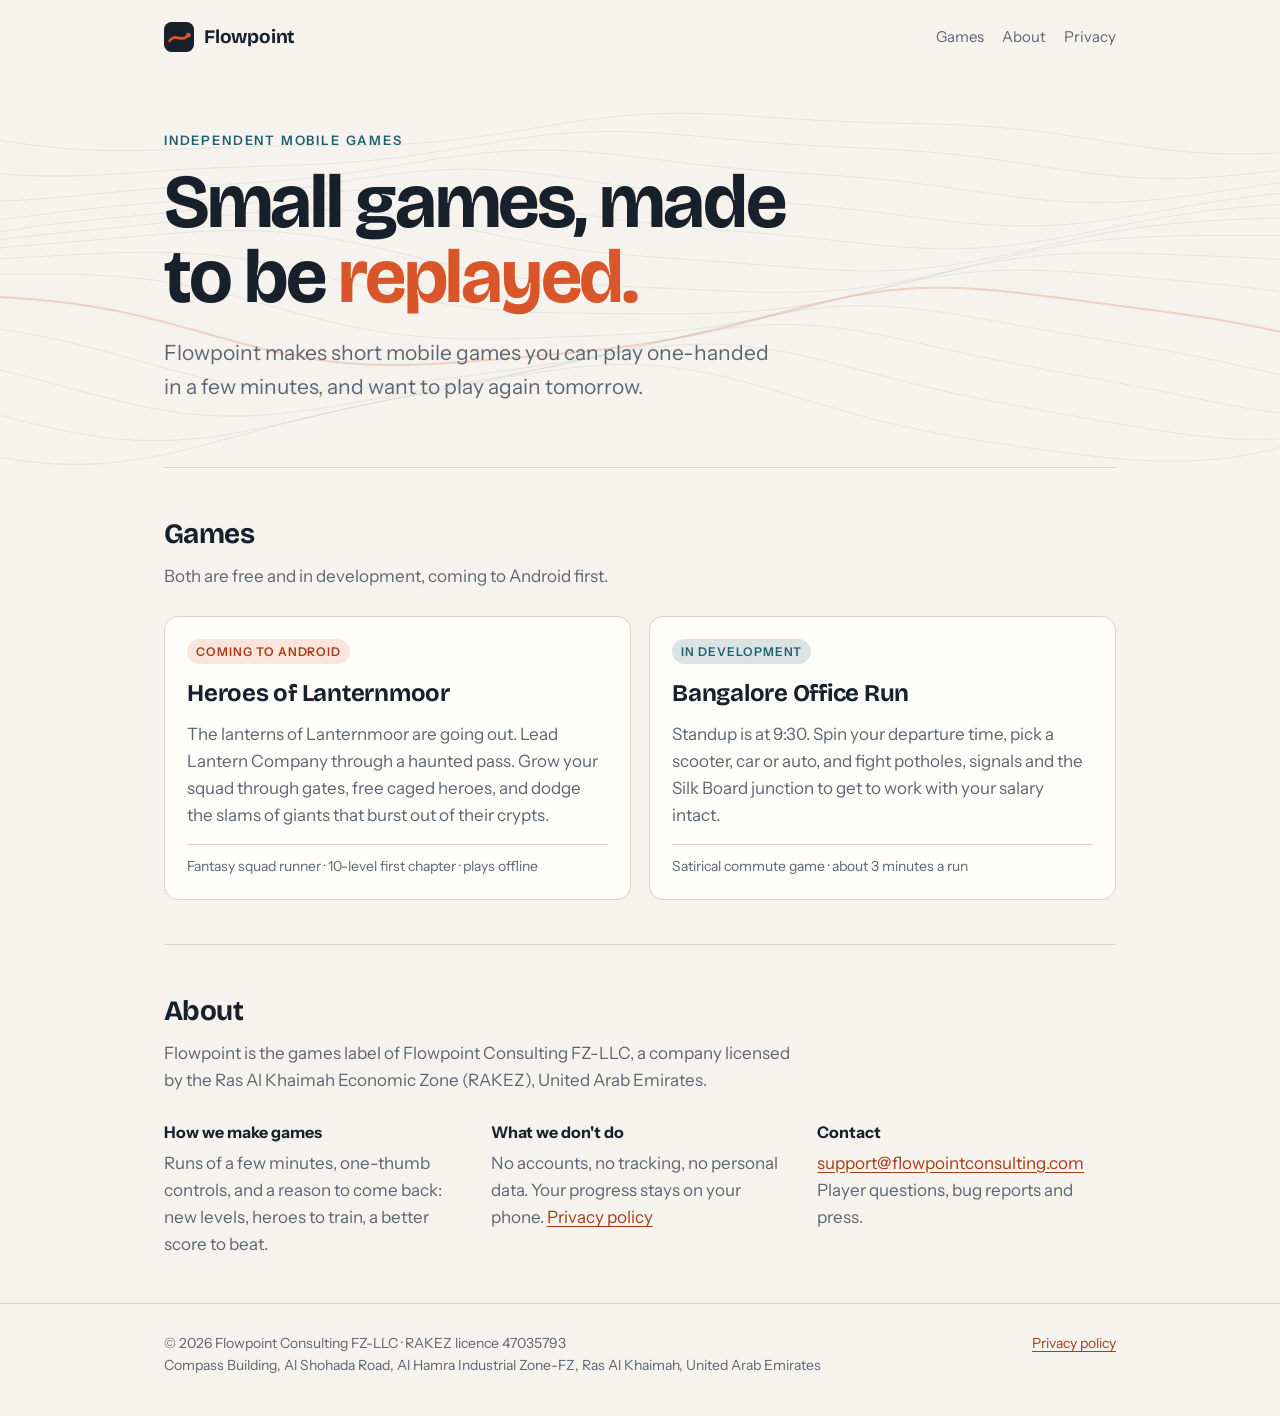
<file: index.html>
<!doctype html>
<html lang="en">
<head>
<meta charset="utf-8">
<meta name="viewport" content="width=device-width,initial-scale=1,viewport-fit=cover">
<title>Flowpoint Games</title>
<meta name="description" content="Flowpoint is an independent mobile games publisher. Our games: Heroes of Lanternmoor and Bangalore Office Run.">
<link rel="preconnect" href="https://fonts.googleapis.com"><link rel="preconnect" href="https://fonts.gstatic.com" crossorigin>
<link rel="stylesheet" href="https://fonts.googleapis.com/css2?family=Bricolage+Grotesque:opsz,wght@12..96,600;12..96,700&family=Instrument+Sans:wght@400;600&display=swap">
<link rel="stylesheet" href="style.css">
<link rel="icon" href="data:image/svg+xml,%3Csvg xmlns='http://www.w3.org/2000/svg' viewBox='0 0 32 32'%3E%3Crect width='32' height='32' rx='8' fill='%2318202b'/%3E%3Cpath d='M6 20c6-9 12 3 20-6' stroke='%23d9562b' stroke-width='3' fill='none' stroke-linecap='round'/%3E%3Ccircle cx='26' cy='14' r='2.5' fill='%23d9562b'/%3E%3C/svg%3E">
</head>
<body>
<div class="wrap">
  <header class="top">
    <a class="mark" href="./" aria-label="Flowpoint home">
      <svg width="30" height="30" viewBox="0 0 32 32" aria-hidden="true"><rect width="32" height="32" rx="8" fill="currentColor"/><path d="M6 20c6-9 12 3 20-6" stroke="#d9562b" stroke-width="3" fill="none" stroke-linecap="round"/><circle cx="26" cy="14" r="2.5" fill="#d9562b"/></svg>
      Flowpoint
    </a>
    <nav><a href="#games">Games</a><a class="opt" href="#about">About</a><a href="privacy.html">Privacy</a></nav>
  </header>
</div>

<div class="hero">
  <canvas id="flow" aria-hidden="true"></canvas>
  <div class="wrap inner">
    <p class="kicker">Independent mobile games</p>
    <h1>Small games, made to be <em>replayed.</em></h1>
    <p class="lead">Flowpoint makes short mobile games you can play one-handed in a few minutes, and want to play again tomorrow.</p>
  </div>
</div>

<div class="wrap">
  <section id="games">
    <h2>Games</h2>
    <p class="sub">Both are free and in development, coming to Android first.</p>
    <div class="games">
      <article class="game">
        <span class="tag">Coming to Android</span>
        <h3>Heroes of Lanternmoor</h3>
        <p>The lanterns of Lanternmoor are going out. Lead Lantern Company through a haunted pass. Grow your squad through gates, free caged heroes, and dodge the slams of giants that burst out of their crypts.</p>
        <p class="facts">Fantasy squad runner · 10-level first chapter · plays offline</p>
      </article>
      <article class="game">
        <span class="tag dev">In development</span>
        <h3>Bangalore Office Run</h3>
        <p>Standup is at 9:30. Spin your departure time, pick a scooter, car or auto, and fight potholes, signals and the Silk Board junction to get to work with your salary intact.</p>
        <p class="facts">Satirical commute game · about 3 minutes a run</p>
      </article>
    </div>
  </section>

  <section id="about">
    <h2>About</h2>
    <p class="sub">Flowpoint is the games label of Flowpoint Consulting FZ-LLC, a company licensed by the Ras Al Khaimah Economic Zone (RAKEZ), United Arab Emirates.</p>
    <div class="cols">
      <div><h3>How we make games</h3><p>Runs of a few minutes, one-thumb controls, and a reason to come back: new levels, heroes to train, a better score to beat.</p></div>
      <div><h3>What we don't do</h3><p>No accounts, no tracking, no personal data. Your progress stays on your phone. <a href="privacy.html">Privacy policy</a></p></div>
      <div><h3>Contact</h3><p><a href="mailto:support@flowpointconsulting.com">support@flowpointconsulting.com</a><br>Player questions, bug reports and press.</p></div>
    </div>
  </section>
</div>

<footer><div class="wrap"><span>© 2026 Flowpoint Consulting FZ-LLC · RAKEZ licence 47035793<br>Compass Building, Al Shohada Road, Al Hamra Industrial Zone-FZ, Ras Al Khaimah, United Arab Emirates</span><span><a href="privacy.html">Privacy policy</a></span></div></footer>

<script>
// Hero background: slow drifting flow lines, the company's mark at scale. Static frame when motion is reduced.
(()=>{const c=document.getElementById('flow');if(!c)return;const g=c.getContext('2d');let w,h,t=0;const dpr=Math.min(2,devicePixelRatio||1);
  const dark=matchMedia('(prefers-color-scheme: dark)').matches,reduce=matchMedia('(prefers-reduced-motion: reduce)').matches;
  function size(){w=c.clientWidth;h=c.clientHeight;c.width=w*dpr;c.height=h*dpr;g.setTransform(dpr,0,0,dpr,0,0);}
  function draw(){g.clearRect(0,0,w,h);for(let i=0;i<14;i++){g.beginPath();const y0=h*(.15+i*.055),amp=18+i*2.2,ph=i*.55+t;
      for(let x=0;x<=w;x+=8){const y=y0+Math.sin(x/170+ph)*amp+Math.sin(x/61+ph*1.7)*4;x?g.lineTo(x,y):g.moveTo(x,y);}
      g.strokeStyle=i===9?(dark?'rgba(255,122,69,.4)':'rgba(217,86,43,.38)'):(dark?'rgba(111,183,204,.18)':'rgba(31,95,115,.16)');g.lineWidth=i===9?2:1;g.stroke();}
    if(!reduce){t+=.004;requestAnimationFrame(draw);}}
  size();addEventListener('resize',size);draw();})();
</script>
</body>
</html>
</file>
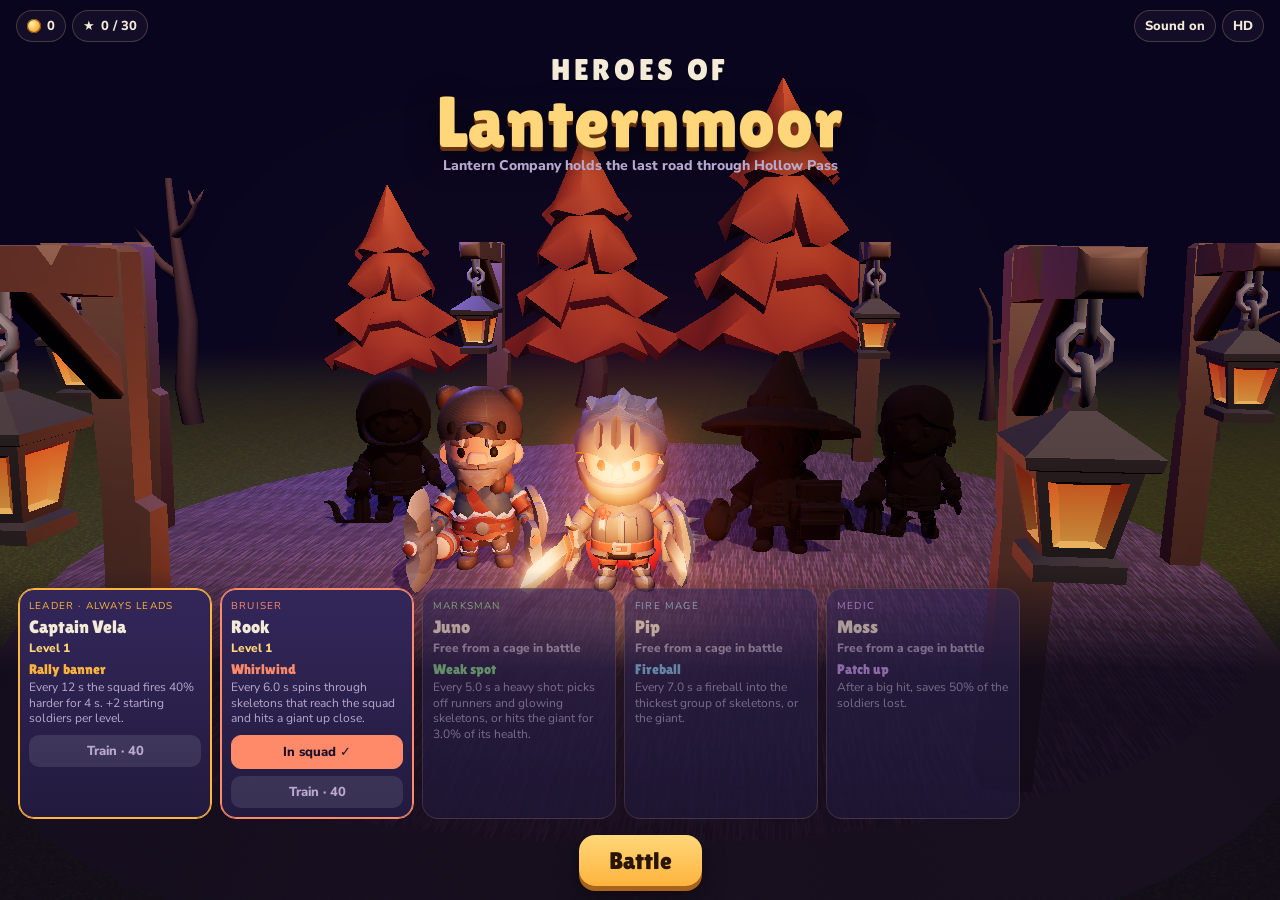
<file: lanternmoor/index.html>
<!doctype html>
<html lang="en"><head><meta charset="utf-8"><meta name="robots" content="noindex, nofollow">
<meta name="viewport" content="width=device-width,initial-scale=1,maximum-scale=1,user-scalable=no,viewport-fit=cover">
<meta name="theme-color" content="#16112a">
<style>
@font-face{font-family:"Lilita One";src:url(fonts/lilita-one.woff2) format("woff2");font-weight:400;font-display:block}
@font-face{font-family:"Nunito";src:url(fonts/nunito-sans-latin-400-normal.woff2) format("woff2");font-weight:400 700;font-display:swap}
@font-face{font-family:"Nunito";src:url(fonts/nunito-sans-latin-800-normal.woff2) format("woff2");font-weight:800 900;font-display:swap}
[hidden]{display:none!important}body{margin:0}
:root{padding-top:env(safe-area-inset-top,0px);padding-bottom:env(safe-area-inset-bottom,0px)}
*{-webkit-tap-highlight-color:transparent;-webkit-touch-callout:none}
</style>
<title>Heroes of Lanternmoor</title>
<meta name="claude:viewport-fit-sides" content="cover">
<style>
/* Layout: full-bleed WebGL stage; HUD chips pinned to safe-area corners; lobby = hero lineup on stage with a card rail at the bottom. Single dark look by choice (dusk graveyard). */
:root{
  --night:#16112a; --dusk:#2a2048; --panel:rgba(22,17,42,.82); --line:rgba(255,214,140,.22);
  --lamp:#ffb43d; --lamp-hi:#ffd77a; --bone:#f3ead8; --mute:#b7a9cf; --danger:#ff5a4a; --heal:#8fe39a; --ice:#8fd0ff;
  --display:"Lilita One","Arial Rounded MT Bold",system-ui,sans-serif; --body:"Nunito",system-ui,sans-serif;
  color-scheme:dark;
}
html,body{height:100%}
body{background:var(--night);color:var(--bone);font-family:var(--body);overflow:hidden;-webkit-user-select:none;user-select:none;touch-action:none}
#stage{position:fixed;inset:0}
#view{width:100%;height:100%;display:block}
button{font-family:var(--body);font-weight:900;cursor:pointer;color:inherit}
button:focus-visible{outline:3px solid var(--lamp-hi);outline-offset:2px}
.chip{background:var(--panel);border:1px solid var(--line);border-radius:999px;padding:6px 12px;font-weight:900;backdrop-filter:blur(6px);display:inline-flex;align-items:center;gap:6px;font-variant-numeric:tabular-nums}
.coin{width:14px;height:14px;border-radius:50%;background:radial-gradient(circle at 35% 35%,#fff2b0,var(--lamp) 55%,#b8741a);box-shadow:0 0 0 1px #7a4a10 inset;flex:none}
.top{position:fixed;left:0;right:0;top:0;display:flex;gap:8px;align-items:center;justify-content:space-between;
  padding-top:calc(10px + env(safe-area-inset-top,0px));padding-left:max(16px,env(safe-area-inset-left,0px));padding-right:max(16px,env(safe-area-inset-right,0px));pointer-events:none}
.top>*{pointer-events:auto}
.top .row{flex-wrap:nowrap;gap:6px}.top .chip,.top .ghost{font-size:13px;padding:6px 10px}
.ghost{background:var(--panel);border:1px solid var(--line);border-radius:999px;padding:7px 12px;font-size:13px}
/* ---- run HUD ---- */
#prog{position:fixed;top:0;left:0;height:3px;background:linear-gradient(90deg,var(--lamp),var(--lamp-hi));width:0;top:env(safe-area-inset-top,0px)}
#bossbar{position:fixed;left:50%;transform:translateX(-50%);top:calc(56px + env(safe-area-inset-top,0px));width:min(420px,calc(100% - 32px));text-align:center}
#bossname{font-family:var(--display);font-size:18px;letter-spacing:.02em;text-shadow:0 2px 0 #000a}
.bar{height:12px;border-radius:7px;background:#0008;border:1px solid #ffffff30;overflow:hidden;margin-top:4px}
#bossfill{height:100%;width:100%;background:linear-gradient(90deg,#ff7a3a,var(--danger));transition:width .15s}
#bossfill.sealed{background:repeating-linear-gradient(135deg,#9a90b0 0 8px,#7a7090 8px 16px)}
#count{position:fixed;transform:translate(-50%,-100%);pointer-events:none;background:var(--panel);border:2px solid var(--lamp);border-radius:12px;padding:2px 10px;font-family:var(--display);font-size:22px;color:var(--bone);font-variant-numeric:tabular-nums}
#count::after{content:"";position:absolute;left:50%;bottom:-7px;transform:translateX(-50%);border:6px solid transparent;border-top-color:var(--lamp);border-bottom:0}
#pops{position:fixed;left:0;right:0;top:34%;display:grid;justify-items:center;pointer-events:none}
.pop{grid-area:1/1;font-family:var(--display);font-size:clamp(34px,9vw,56px);-webkit-text-stroke:2px #1a0f2a;paint-order:stroke;animation:pop 1.1s ease-out forwards}
.pop.good{color:var(--lamp-hi)}.pop.bad{color:var(--danger)}
.abcall{position:fixed;transform:translate(-50%,-100%);font-family:var(--display);font-size:22px;white-space:nowrap;-webkit-text-stroke:2px #1a0f2a;paint-order:stroke;pointer-events:none;text-shadow:0 0 12px currentColor}
@keyframes pop{0%{transform:scale(.4);opacity:0}15%{transform:scale(1.15);opacity:1}30%{transform:scale(1)}100%{transform:translateY(-60px);opacity:0}}
#dodge{position:fixed;left:50%;bottom:calc(120px + env(safe-area-inset-bottom,0px));transform:translateX(-50%);font-family:var(--display);font-size:24px;color:var(--bone);text-shadow:0 2px 0 #000;display:flex;gap:10px;align-items:center;animation:nudge 1s ease-in-out infinite;pointer-events:none}
@keyframes nudge{50%{transform:translateX(calc(-50% + 14px))}}
#bark{position:fixed;left:max(16px,env(safe-area-inset-left,0px));bottom:calc(20px + env(safe-area-inset-bottom,0px));max-width:min(360px,calc(100% - 32px));display:flex;gap:10px;align-items:center;background:var(--panel);border:1px solid var(--line);border-radius:16px;padding:8px 14px 8px 8px;pointer-events:none}
#bark.in{animation:barkin .3s ease-out}
@keyframes barkin{from{transform:translateY(20px);opacity:0}}
.face{width:40px;height:40px;border-radius:12px;flex:none;display:grid;place-items:center;font-family:var(--display);font-size:20px;color:#1a0f2a}
[data-who=vela]{--hc:var(--lamp)}[data-who=rook]{--hc:#ff8a6a}[data-who=juno]{--hc:var(--heal)}[data-who=pip]{--hc:var(--ice)}[data-who=moss]{--hc:#d7a8ff}[data-who=all]{--hc:var(--mute)}
.face{background:var(--hc,var(--lamp))}
#barkName{font-family:var(--display);font-size:14px;color:var(--lamp-hi);display:block}
#barkText{font-weight:800;font-size:14px;line-height:1.25}
/* ---- overlays ---- */
.veil{position:fixed;inset:0;display:grid;place-items:center;background:rgba(12,8,24,.55);backdrop-filter:blur(3px);padding:calc(16px + env(safe-area-inset-top,0px)) max(16px,env(safe-area-inset-right,0px)) calc(16px + env(safe-area-inset-bottom,0px)) max(16px,env(safe-area-inset-left,0px))}
.sheet{display:grid;gap:14px;justify-items:center;text-align:center;width:min(560px,100%)}
h2{font-family:var(--display);font-weight:400;font-size:clamp(28px,7vw,40px);margin:0;line-height:1.05;text-wrap:balance;text-shadow:0 3px 0 #0008}
.kick{font-size:12px;letter-spacing:.14em;text-transform:uppercase;color:var(--mute);font-weight:900}
#pickCards{display:grid;grid-template-columns:repeat(3,minmax(0,1fr));gap:10px;width:100%}
@media (max-width:520px){#pickCards{grid-template-columns:1fr}}
.skill{background:linear-gradient(180deg,#3a2c60,#241a40);border:2px solid var(--line);border-radius:18px;padding:14px 12px;display:grid;gap:6px;text-align:left;transition:transform .12s,border-color .12s}
.skill:hover,.skill:focus-visible{transform:translateY(-3px);border-color:var(--lamp)}
.skill .who{font-size:11px;letter-spacing:.12em;text-transform:uppercase;color:var(--hc,var(--lamp))}
.skill .who em{font-style:normal;color:var(--danger)}
.skill b{font-family:var(--display);font-weight:400;font-size:22px}
.skill small{font-weight:700;font-size:13px;color:var(--mute);line-height:1.3}
.big{font-family:var(--display);font-weight:400;font-size:24px;border:0;border-radius:16px;padding:12px 30px;background:linear-gradient(180deg,var(--lamp-hi),var(--lamp));color:#2a1405;box-shadow:0 5px 0 #a8641a,0 10px 24px #0006}
.big:active{transform:translateY(3px);box-shadow:0 2px 0 #a8641a}
.row{display:flex;gap:10px;flex-wrap:wrap;justify-content:center}
.plain{background:transparent;border:1px solid var(--line);border-radius:14px;padding:10px 18px;font-size:15px}
#resStars{display:flex;gap:8px}
#resStars i{width:38px;height:38px;clip-path:polygon(50% 0,61% 35%,98% 35%,68% 57%,79% 91%,50% 70%,21% 91%,32% 57%,2% 35%,39% 35%);background:#ffffff22}
#resStars i.on{background:linear-gradient(180deg,var(--lamp-hi),var(--lamp));animation:star .4s ease-out}
@keyframes star{0%{transform:scale(1.8);filter:brightness(2)}100%{transform:scale(1)}}
#resSurvive{display:grid;gap:4px;width:min(340px,100%);font-size:12px;font-weight:900;color:var(--mute);text-align:left}
#resSurvive .bar{height:12px}#resSurviveBar{height:100%;width:0;background:linear-gradient(90deg,var(--heal),#c8ffb0);transition:width 1s ease-out}
#resSurvive b{color:var(--bone);font-size:13px}
#bossbar .bar{position:relative}.ragemark{position:absolute;left:40%;top:-3px;bottom:-3px;width:3px;background:var(--danger);box-shadow:0 0 6px var(--danger)}
#bossbar.rage #bossname{color:var(--danger);animation:ragepulse .6s ease-in-out infinite alternate}#bossbar.rage #bossfill{background:linear-gradient(90deg,#ff2a1a,#ff8a3a)}
@keyframes ragepulse{to{text-shadow:0 0 14px var(--danger)}}
#bossbar.hit .bar{animation:barhit .25s ease-out}@keyframes barhit{0%{transform:translateX(-4px);filter:brightness(2)}50%{transform:translateX(4px)}100%{transform:none}}
#titlecard{position:fixed;left:0;right:0;top:30%;display:grid;justify-items:center;gap:2px;pointer-events:none;text-align:center}
#titlecard.in{animation:tc 2.3s ease-out forwards}
@keyframes tc{0%{opacity:0;transform:scale(1.6)}12%{opacity:1;transform:scale(1)}80%{opacity:1}100%{opacity:0;transform:translateY(-20px)}}
#tcName{font-family:var(--display);font-weight:400;font-size:clamp(40px,12vw,64px);color:var(--bone);-webkit-text-stroke:3px #1a0f2a;paint-order:stroke;text-shadow:0 0 24px #ff5a2a}
#tcSub{font-size:13px;letter-spacing:.2em;text-transform:uppercase;font-weight:900;color:var(--lamp-hi)}
#whiteflash{position:fixed;inset:0;background:#fff;opacity:0;pointer-events:none}
.flycoin{position:fixed;width:18px;height:18px;border-radius:50%;background:radial-gradient(circle at 35% 35%,#fff2b0,var(--lamp) 55%,#b8741a);box-shadow:0 0 8px #ffb43d;pointer-events:none;z-index:4}
.chip.bump{animation:chipbump .3s ease-out}@keyframes chipbump{0%{transform:scale(1.25);filter:brightness(1.6)}100%{transform:none}}
#resStats{display:grid;grid-template-columns:repeat(2,minmax(0,1fr));gap:8px;width:min(340px,100%)}
#resStats span{background:var(--panel);border:1px solid var(--line);border-radius:12px;padding:8px;font-size:13px;color:var(--mute)}
#resStats b{display:block;font-family:var(--display);font-weight:400;font-size:22px;color:var(--bone)}
/* ---- lobby ---- */
#lobbyUI .title{position:fixed;left:0;right:0;top:calc(56px + env(safe-area-inset-top,0px));text-align:center;pointer-events:none}
#lobbyUI h1{font-family:var(--display);font-weight:400;font-size:clamp(40px,11vw,72px);margin:0;line-height:.95;color:var(--lamp-hi);text-shadow:0 4px 0 #6a3410,0 10px 30px #000a;letter-spacing:.01em}
h1 .of{display:block;font-size:.42em;letter-spacing:.12em;text-transform:uppercase;color:var(--bone);text-shadow:0 2px 0 #0008;margin-bottom:.1em}
#lobbyUI .sub{font-weight:800;color:var(--mute);font-size:14px}
.dock{position:fixed;left:0;right:0;bottom:0;display:grid;gap:12px;justify-items:center;
  padding-bottom:calc(14px + env(safe-area-inset-bottom,0px));padding-left:max(16px,env(safe-area-inset-left,0px));padding-right:max(16px,env(safe-area-inset-right,0px));
  background:linear-gradient(180deg,transparent,rgba(12,8,24,.85) 30%)}
#heroCards{display:flex;gap:8px;overflow-x:auto;max-width:100%;padding:18px 2px 4px;scrollbar-width:none}
.hero{flex:0 0 172px;background:linear-gradient(180deg,#33275a,#221a3e);border:1px solid var(--line);border-radius:16px;padding:10px;display:grid;gap:3px;align-content:start}
.hero .role{font-size:10px;letter-spacing:.12em;text-transform:uppercase;color:var(--hc)}
.hero b{font-family:var(--display);font-weight:400;font-size:18px}
.hero .lv{font-size:12px;font-weight:900;color:var(--lamp-hi)}
.hero small{font-size:12px;color:var(--mute);line-height:1.3;min-height:48px}
.hero .ab{font-family:var(--display);font-size:14px;color:var(--hc);margin-top:2px}
.hero.picked{border-color:var(--hc);box-shadow:0 0 0 1px var(--hc) inset}
.hero .pickbtn{background:transparent;border:1px solid var(--line);color:var(--bone)}
.hero.picked .pickbtn{background:var(--hc);color:#1a0f2a;border-color:var(--hc)}
.hero button{margin-top:4px;border:0;border-radius:10px;padding:7px;background:var(--lamp);color:#2a1405;font-size:13px}
.hero button:disabled{background:#ffffff1a;color:var(--mute);cursor:default}
.hero.locked{opacity:.6}.hero.locked .lv{color:var(--mute)}
.lvlpick{display:flex;align-items:center;gap:10px;font-weight:900}
.lvlpick button{width:34px;height:34px;border-radius:50%;border:1px solid var(--line);background:var(--panel);font-size:18px;line-height:1}
.lvlpick button:disabled{opacity:.35}
.lvlpick span{font-family:var(--display);font-size:20px;min-width:96px;text-align:center}
#loading{position:fixed;inset:0;display:grid;place-items:center;background:radial-gradient(ellipse at 50% 70%,#4a2a50,var(--night) 70%);z-index:5;text-align:center;padding:24px}
#loading h1{font-family:var(--display);font-weight:400;font-size:clamp(44px,12vw,80px);margin:0;color:var(--lamp-hi);text-shadow:0 4px 0 #6a3410}
#loadText{color:var(--mute);font-weight:800;margin-top:8px}
.lbar{width:min(280px,70vw);height:8px;border-radius:5px;background:#ffffff18;margin:14px auto 0;overflow:hidden}
#loadBar{height:100%;width:0;background:var(--lamp);transition:width .2s}
#fps{position:fixed;right:max(8px,env(safe-area-inset-right,0px));bottom:calc(4px + env(safe-area-inset-bottom,0px));font-size:10px;color:#ffffff55;pointer-events:none}
#count.hit{animation:hit .35s ease-out}#count.up{animation:up .35s ease-out}
@keyframes hit{0%{transform:translate(-50%,-100%) scale(1.25);border-color:var(--danger);color:var(--danger)}25%{transform:translate(calc(-50% - 5px),-100%)}50%{transform:translate(calc(-50% + 5px),-100%)}100%{transform:translate(-50%,-100%)}}
@keyframes up{0%{transform:translate(-50%,-100%) scale(1.2);border-color:var(--heal);color:var(--heal)}100%{transform:translate(-50%,-100%) scale(1)}}
#hurt{position:fixed;inset:0;pointer-events:none;opacity:0;background:radial-gradient(ellipse at 50% 60%,transparent 45%,rgba(255,40,30,.75) 100%)}
#coach{position:fixed;left:50%;top:44%;transform:translate(-50%,-50%);width:min(340px,calc(100% - 32px));display:grid;gap:10px;justify-items:center;text-align:center;pointer-events:none}
#coachText{background:var(--panel);border:2px solid var(--lamp);border-radius:16px;padding:10px 16px;font-weight:900;font-size:17px;line-height:1.3;box-shadow:0 8px 24px #0008}
.hand{width:120px;height:44px;position:relative;display:none}
#coach[data-dir=left] .hand,#coach[data-dir=right] .hand{display:block}
.hand::before{content:"";position:absolute;left:8px;right:8px;top:20px;height:4px;border-radius:2px;background:#ffffff40}
.hand i{position:absolute;top:8px;left:42px;width:28px;height:28px;border-radius:50%;background:var(--bone);box-shadow:0 0 0 6px #ffffff30,0 4px 10px #0008;animation:swipeR 1s ease-in-out infinite}
#coach[data-dir=left] .hand i{animation-name:swipeL}
@keyframes swipeR{0%{transform:translateX(-30px);opacity:0}20%{opacity:1}80%{opacity:1}100%{transform:translateX(40px);opacity:0}}
@keyframes swipeL{0%{transform:translateX(30px);opacity:0}20%{opacity:1}80%{opacity:1}100%{transform:translateX(-40px);opacity:0}}
#map{position:fixed;inset:0;display:grid;grid-template-rows:auto auto 1fr auto;background:radial-gradient(ellipse at 50% 40%,#2c2150,var(--night) 75%);z-index:3;
  padding:calc(10px + env(safe-area-inset-top,0px)) max(16px,env(safe-area-inset-right,0px)) calc(12px + env(safe-area-inset-bottom,0px)) max(16px,env(safe-area-inset-left,0px));gap:8px}
.maphead{display:flex;align-items:center;justify-content:space-between;gap:8px;text-align:center}.maphead h2{font-size:28px}
#mapRewards{display:flex;gap:6px;flex-wrap:wrap;justify-content:center}#mapRewards span{font-size:11px;font-weight:900;padding:4px 8px;border-radius:999px;border:1px solid var(--line);color:var(--mute)}
#mapRewards span.got{background:var(--lamp);color:#2a1405;border-color:var(--lamp)}
.mapscroll{overflow-y:auto;min-height:0;scrollbar-width:none}
#mapPath{position:relative;width:min(420px,100%);margin:0 auto}
.trail{position:absolute;inset:0;width:100%;height:100%}.trail path{fill:none;stroke:#ffd77a55;stroke-width:6;stroke-dasharray:2 12;stroke-linecap:round}
.node{position:absolute;transform:translate(-50%,-50%);width:58px;height:58px;border-radius:50%;border:3px solid var(--lamp);background:radial-gradient(circle at 40% 35%,#4a3a7a,#241a40);display:grid;place-items:center;padding:0}
.node b{font-family:var(--display);font-weight:400;font-size:24px;color:var(--bone)}
.node.giant{width:70px;height:70px;border-color:var(--danger);box-shadow:0 0 16px #ff5a4a66}
.node.locked{border-color:#ffffff22;background:#1a1430;opacity:.6}.node.locked b{color:var(--mute)}
.node.current{animation:nodepulse 1.2s ease-in-out infinite}@keyframes nodepulse{50%{box-shadow:0 0 0 10px #ffb43d33}}
.node.sel{outline:3px solid var(--bone);outline-offset:3px}
.node .ic{position:absolute;top:-20px;font-style:normal;font-size:10px;font-weight:900;letter-spacing:.1em;text-transform:uppercase;color:var(--danger);white-space:nowrap}
.node .st{position:absolute;bottom:-16px;display:flex;gap:2px}.node .st i{width:12px;height:12px;clip-path:polygon(50% 0,61% 35%,98% 35%,68% 57%,79% 91%,50% 70%,21% 91%,32% 57%,2% 35%,39% 35%);background:#ffffff26}.node .st i.on{background:var(--lamp-hi)}
.mapcard{display:flex;gap:12px;align-items:center;justify-content:space-between;background:var(--panel);border:1px solid var(--line);border-radius:18px;padding:12px 14px}
.mapcard>div{display:grid;gap:2px;min-width:0}.mapcard b{font-family:var(--display);font-weight:400;font-size:20px}.mapcard span{font-size:12px;font-weight:800;color:var(--mute)}#mapLvNew{color:var(--lamp-hi)!important}
.endtxt{margin:0;color:var(--mute);font-weight:700;max-width:40ch;line-height:1.4}
.teaser{display:grid;gap:2px;padding:12px 18px;border:1px dashed var(--line);border-radius:14px}.teaser b{font-family:var(--display);font-weight:400;font-size:20px;color:var(--ice)}
@media (prefers-reduced-motion:reduce){.node.current{animation:none}}
@media (prefers-reduced-motion:reduce){.pop,#dodge,#bark.in,#count.hit,#count.up,.hand i,#titlecard.in,#bossbar.hit .bar,#resStars i.on{animation:none}}
</style>

<div id="stage"><canvas id="view" aria-label="Game view"></canvas></div>

<div id="lobbyUI" hidden>
  <div class="top"><span class="row"><span class="chip"><i class="coin"></i><span id="coins">0</span></span><span class="chip">★ <span id="lobbyStars">0</span></span></span>
    <span class="row"><button class="ghost" id="muteBtn" type="button" aria-pressed="false">Sound on</button><button class="ghost" id="qBtn" type="button" aria-label="Graphics quality">HD</button></span></div>
  <div class="title"><h1><span class="of">Heroes of</span>Lanternmoor</h1><div class="sub">Lantern Company holds the last road through Hollow Pass</div></div>
  <div class="dock">
    <div id="heroCards"></div>
    <button class="big" id="playBtn" type="button">Battle</button>
  </div>
</div>

<div id="runUI" hidden>
  <div id="prog"></div>
  <div class="top"><span class="chip" id="lvl">Level 1</span><span class="row"><span class="chip"><i class="coin"></i><span id="runCoins">0</span></span><button class="ghost" id="pauseBtn" type="button" aria-label="Pause">❚❚</button></span></div>
  <div id="bossbar" hidden><div id="bossname">Bonecrusher</div><div class="bar"><div id="bossfill"></div><span class="ragemark" title="Rage at 40%"></span></div></div>
  <div id="titlecard" hidden><span id="tcSub"></span><b id="tcName"></b></div>
  <div id="count"><span id="countN">5</span></div>
  <div id="hurt"></div>
  <div id="pops"></div>
  <div id="coach" hidden><div class="hand" aria-hidden="true"><i></i></div><div id="coachText"></div></div>
  <div id="dodge" hidden>‹ Swipe to dodge ›</div>
  <div id="bark" hidden><span class="face" aria-hidden="true">★</span><span><span id="barkName">Captain Vela</span><span id="barkText"></span></span></div>
</div>

<div id="pick" class="veil" hidden><div class="sheet"><span class="kick">Choose a skill</span><h2>The company rallies</h2><div id="pickCards"></div></div></div>
<div id="pause" class="veil" hidden><div class="sheet"><h2>Paused</h2><div class="row"><button class="big" id="resumeBtn" type="button">Resume</button><button class="plain" id="restartBtn" type="button">Restart level</button><button class="plain" id="quitBtn" type="button">Back to camp</button></div></div></div>
<div id="whiteflash"></div>
<div id="map" hidden><div class="maphead"><button class="ghost" id="mapBack" type="button">‹ Camp</button><div><span class="kick">Chapter 1</span><h2>Hollow Pass</h2></div><span class="chip">★ <span id="mapStars">0</span></span></div>
  <div id="mapRewards"></div>
  <div class="mapscroll"><div id="mapPath"></div></div>
  <div class="mapcard"><div><b id="mapLvName"></b><span id="mapLvNew"></span><span id="mapLvGiant"></span><span id="mapLvBest"></span></div><button class="big" id="mapFight" type="button">Fight</button></div></div>
<div id="chapterEnd" class="veil" hidden><div class="sheet"><span class="kick">Chapter 1 complete</span><h2>Hollow Pass is clear</h2><p class="endtxt">The Barrow King has fallen and Lantern Company holds the pass. Replay any level to collect more stars.</p><span class="chip" id="endStars"></span>
  <div class="teaser"><span class="kick">Coming soon</span><b>Chapter 2 · Frostbite Pass</b></div><button class="big" id="endCamp" type="button">Back to camp</button></div></div>
<div id="result" class="veil" hidden><div class="sheet"><span class="kick" id="resKick"></span><h2 id="resTitle"></h2><div id="resStars"></div><div id="resSurvive" hidden><span>Squad survived</span><div class="bar"><div id="resSurviveBar"></div></div><b id="resSurviveTxt"></b></div><div id="resStats"></div>
  <div class="row"><button class="big" id="resNext" type="button">Next level</button><button class="plain" id="resLobby" type="button">Camp</button></div></div></div>

<div id="loading"><div><h1><span class="of">Heroes of</span>Lanternmoor</h1><div id="loadText">Loading…</div><div class="lbar"><div id="loadBar"></div></div></div></div>
<div id="fps"></div>
<script src="app.js"></script>

</html>
</file>
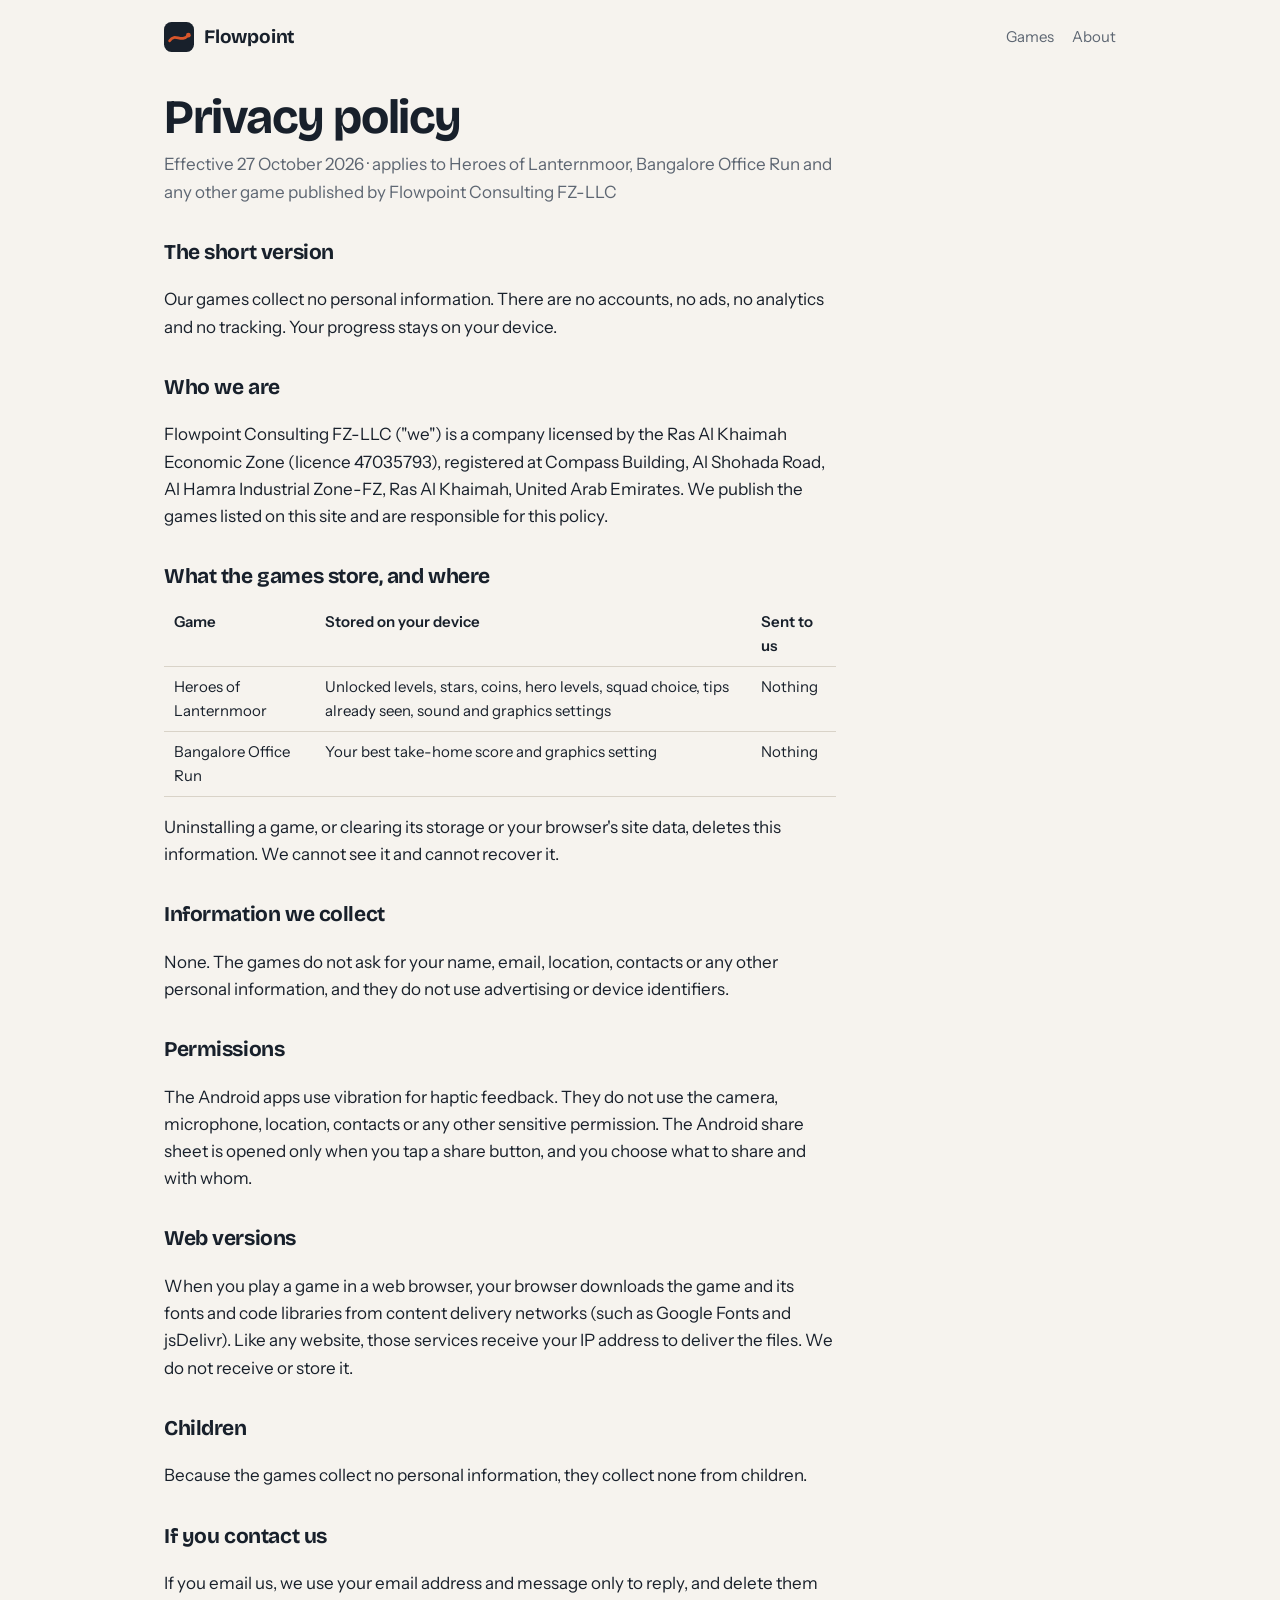
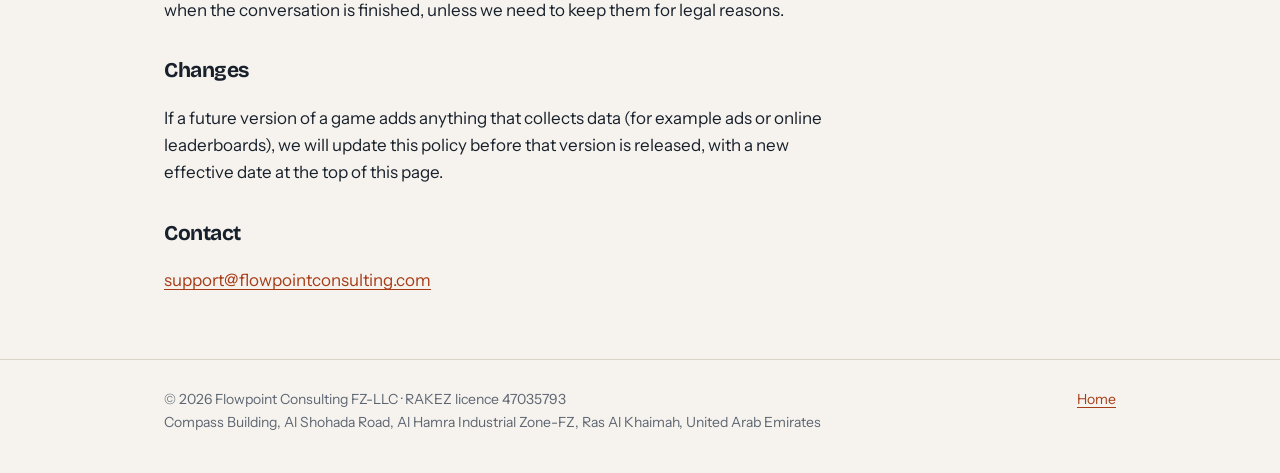
<file: privacy.html>
<!doctype html>
<html lang="en">
<head>
<meta charset="utf-8">
<meta name="viewport" content="width=device-width,initial-scale=1,viewport-fit=cover">
<title>Privacy Policy · Flowpoint</title>
<meta name="description" content="Privacy policy for Heroes of Lanternmoor, Bangalore Office Run and other games published by Flowpoint Consulting FZ-LLC.">
<link rel="preconnect" href="https://fonts.googleapis.com"><link rel="preconnect" href="https://fonts.gstatic.com" crossorigin>
<link rel="stylesheet" href="https://fonts.googleapis.com/css2?family=Bricolage+Grotesque:opsz,wght@12..96,600;12..96,700&family=Instrument+Sans:wght@400;600&display=swap">
<link rel="stylesheet" href="style.css">
</head>
<body>
<div class="wrap">
  <header class="top">
    <a class="mark" href="./" aria-label="Flowpoint home">
      <svg width="30" height="30" viewBox="0 0 32 32" aria-hidden="true"><rect width="32" height="32" rx="8" fill="currentColor"/><path d="M6 20c6-9 12 3 20-6" stroke="#d9562b" stroke-width="3" fill="none" stroke-linecap="round"/><circle cx="26" cy="14" r="2.5" fill="#d9562b"/></svg>
      Flowpoint
    </a>
    <nav><a href="./#games">Games</a><a class="opt" href="./#about">About</a></nav>
  </header>

  <main class="doc">
    <h1>Privacy policy</h1>
    <p class="meta">Effective 27 October 2026 · applies to Heroes of Lanternmoor, Bangalore Office Run and any other game published by Flowpoint Consulting FZ-LLC</p>

    <h2>The short version</h2>
    <p>Our games collect no personal information. There are no accounts, no ads, no analytics and no tracking. Your progress stays on your device.</p>

    <h2>Who we are</h2>
    <p>Flowpoint Consulting FZ-LLC ("we") is a company licensed by the Ras Al Khaimah Economic Zone (licence 47035793), registered at Compass Building, Al Shohada Road, Al Hamra Industrial Zone-FZ, Ras Al Khaimah, United Arab Emirates. We publish the games listed on this site and are responsible for this policy.</p>

    <h2>What the games store, and where</h2>
    <table>
      <thead><tr><th>Game</th><th>Stored on your device</th><th>Sent to us</th></tr></thead>
      <tbody>
        <tr><td>Heroes of Lanternmoor</td><td>Unlocked levels, stars, coins, hero levels, squad choice, tips already seen, sound and graphics settings</td><td>Nothing</td></tr>
        <tr><td>Bangalore Office Run</td><td>Your best take-home score and graphics setting</td><td>Nothing</td></tr>
      </tbody>
    </table>
    <p>Uninstalling a game, or clearing its storage or your browser's site data, deletes this information. We cannot see it and cannot recover it.</p>

    <h2>Information we collect</h2>
    <p>None. The games do not ask for your name, email, location, contacts or any other personal information, and they do not use advertising or device identifiers.</p>

    <h2>Permissions</h2>
    <p>The Android apps use vibration for haptic feedback. They do not use the camera, microphone, location, contacts or any other sensitive permission. The Android share sheet is opened only when you tap a share button, and you choose what to share and with whom.</p>

    <h2>Web versions</h2>
    <p>When you play a game in a web browser, your browser downloads the game and its fonts and code libraries from content delivery networks (such as Google Fonts and jsDelivr). Like any website, those services receive your IP address to deliver the files. We do not receive or store it.</p>

    <h2>Children</h2>
    <p>Because the games collect no personal information, they collect none from children.</p>

    <h2>If you contact us</h2>
    <p>If you email us, we use your email address and message only to reply, and delete them when the conversation is finished, unless we need to keep them for legal reasons.</p>

    <h2>Changes</h2>
    <p>If a future version of a game adds anything that collects data (for example ads or online leaderboards), we will update this policy before that version is released, with a new effective date at the top of this page.</p>

    <h2>Contact</h2>
    <p><a href="mailto:support@flowpointconsulting.com">support@flowpointconsulting.com</a></p>
  </main>
</div>
<footer><div class="wrap"><span>© 2026 Flowpoint Consulting FZ-LLC · RAKEZ licence 47035793<br>Compass Building, Al Shohada Road, Al Hamra Industrial Zone-FZ, Ras Al Khaimah, United Arab Emirates</span><span><a href="./">Home</a></span></div></footer>
</body>
</html>
</file>
<file: style.css>
/* Flowpoint Consulting: one studio sheet. Layout: a narrow reading column; the hero is set type over a field of drawn flow lines. */
:root{
  --paper:#f6f3ee; --ink:#18202b; --muted:#5d6672; --rule:#d9d3c8; --card:#fffdf9;
  --ember:#d9562b; --ember-ink:#a63c18; --tide:#1f5f73;
  --display:"Bricolage Grotesque","Avenir Next",system-ui,sans-serif;
  --body:"Instrument Sans","Segoe UI",system-ui,sans-serif;
  color-scheme:light;
}
@media (prefers-color-scheme:dark){:root{--paper:#11161d;--ink:#ece7de;--muted:#9aa3ad;--rule:#2a323c;--card:#161d26;--ember:#ff7a45;--ember-ink:#ff9a6e;--tide:#6fb7cc;color-scheme:dark}}
*{box-sizing:border-box}
html{-webkit-text-size-adjust:100%}
body{margin:0;background:var(--paper);color:var(--ink);font:17px/1.6 var(--body)}
a{color:var(--ember-ink);text-underline-offset:3px}
a:focus-visible{outline:2px solid var(--ember);outline-offset:3px;border-radius:2px}
.wrap{max-width:62rem;margin:0 auto;padding-left:max(20px,env(safe-area-inset-left,0px));padding-right:max(20px,env(safe-area-inset-right,0px))}
header.top{display:flex;justify-content:space-between;align-items:center;padding-block:22px;gap:16px}
.mark{display:flex;align-items:center;gap:10px;font-family:var(--display);font-weight:700;font-size:19px;color:var(--ink);text-decoration:none;letter-spacing:-.01em}
.mark svg{flex:none}
nav{display:flex;gap:18px}
nav a{color:var(--muted);text-decoration:none;font-size:15px}
@media (max-width:420px){nav{gap:14px}nav a{font-size:14px}nav a.opt{display:none}}
nav a:hover{color:var(--ink)}
.hero{position:relative;padding-block:56px 64px;overflow:hidden}
.hero canvas{position:absolute;inset:0;width:100%;height:100%;opacity:.55;pointer-events:none}
.hero .inner{position:relative}
.kicker{font-size:13px;letter-spacing:.14em;text-transform:uppercase;color:var(--tide);font-weight:600;margin:0 0 14px}
h1{font-family:var(--display);font-weight:700;font-size:clamp(40px,7vw,76px);line-height:.98;letter-spacing:-.03em;margin:0;max-width:14ch;text-wrap:balance}
h1 em{font-style:normal;color:var(--ember)}
.lead{font-size:clamp(18px,2.2vw,21px);color:var(--muted);max-width:38rem;margin:22px 0 0}
section{padding-block:44px;border-top:1px solid var(--rule)}
h2{font-family:var(--display);font-size:28px;letter-spacing:-.02em;margin:0 0 6px;text-wrap:balance}
.sub{color:var(--muted);margin:0 0 26px;max-width:40rem}
.games{display:grid;grid-template-columns:repeat(auto-fit,minmax(min(100%,22rem),1fr));gap:18px}
.game{background:var(--card);border:1px solid var(--rule);border-radius:14px;padding:22px;display:grid;gap:8px;align-content:start}
.game .tag{justify-self:start;font-size:12px;font-weight:600;letter-spacing:.08em;text-transform:uppercase;padding:3px 9px;border-radius:999px;background:color-mix(in srgb,var(--ember) 14%,transparent);color:var(--ember-ink)}
.game .tag.dev{background:color-mix(in srgb,var(--tide) 16%,transparent);color:var(--tide)}
.game h3{font-family:var(--display);font-size:24px;margin:2px 0 0;letter-spacing:-.01em}
.game p{margin:0;color:var(--muted)}
.game .facts{font-size:14px;color:var(--muted);border-top:1px solid var(--rule);padding-top:10px;margin-top:6px}
.cols{display:grid;grid-template-columns:repeat(auto-fit,minmax(min(100%,18rem),1fr));gap:28px}
.cols h3{font-size:16px;margin:0 0 4px}
.cols p{margin:0;color:var(--muted)}
footer{border-top:1px solid var(--rule);padding-block:28px 40px;color:var(--muted);font-size:14px}
footer .wrap{display:flex;flex-wrap:wrap;gap:8px 24px;justify-content:space-between}
/* policy page */
.doc{max-width:42rem;padding-block:20px 48px}
.doc h1{font-size:clamp(34px,5vw,48px);max-width:none}
.doc h2{font-size:21px;margin:30px 0 4px}
.doc .meta{color:var(--muted);margin:10px 0 0}
.doc p,.doc li{color:var(--ink)}
.doc table{border-collapse:collapse;width:100%;font-size:15px;margin-top:8px}
.doc th,.doc td{text-align:left;padding:8px 10px;border-bottom:1px solid var(--rule);vertical-align:top}
.doc th{font-weight:600}
@media (prefers-reduced-motion:reduce){.hero canvas{display:none}}
</file>
